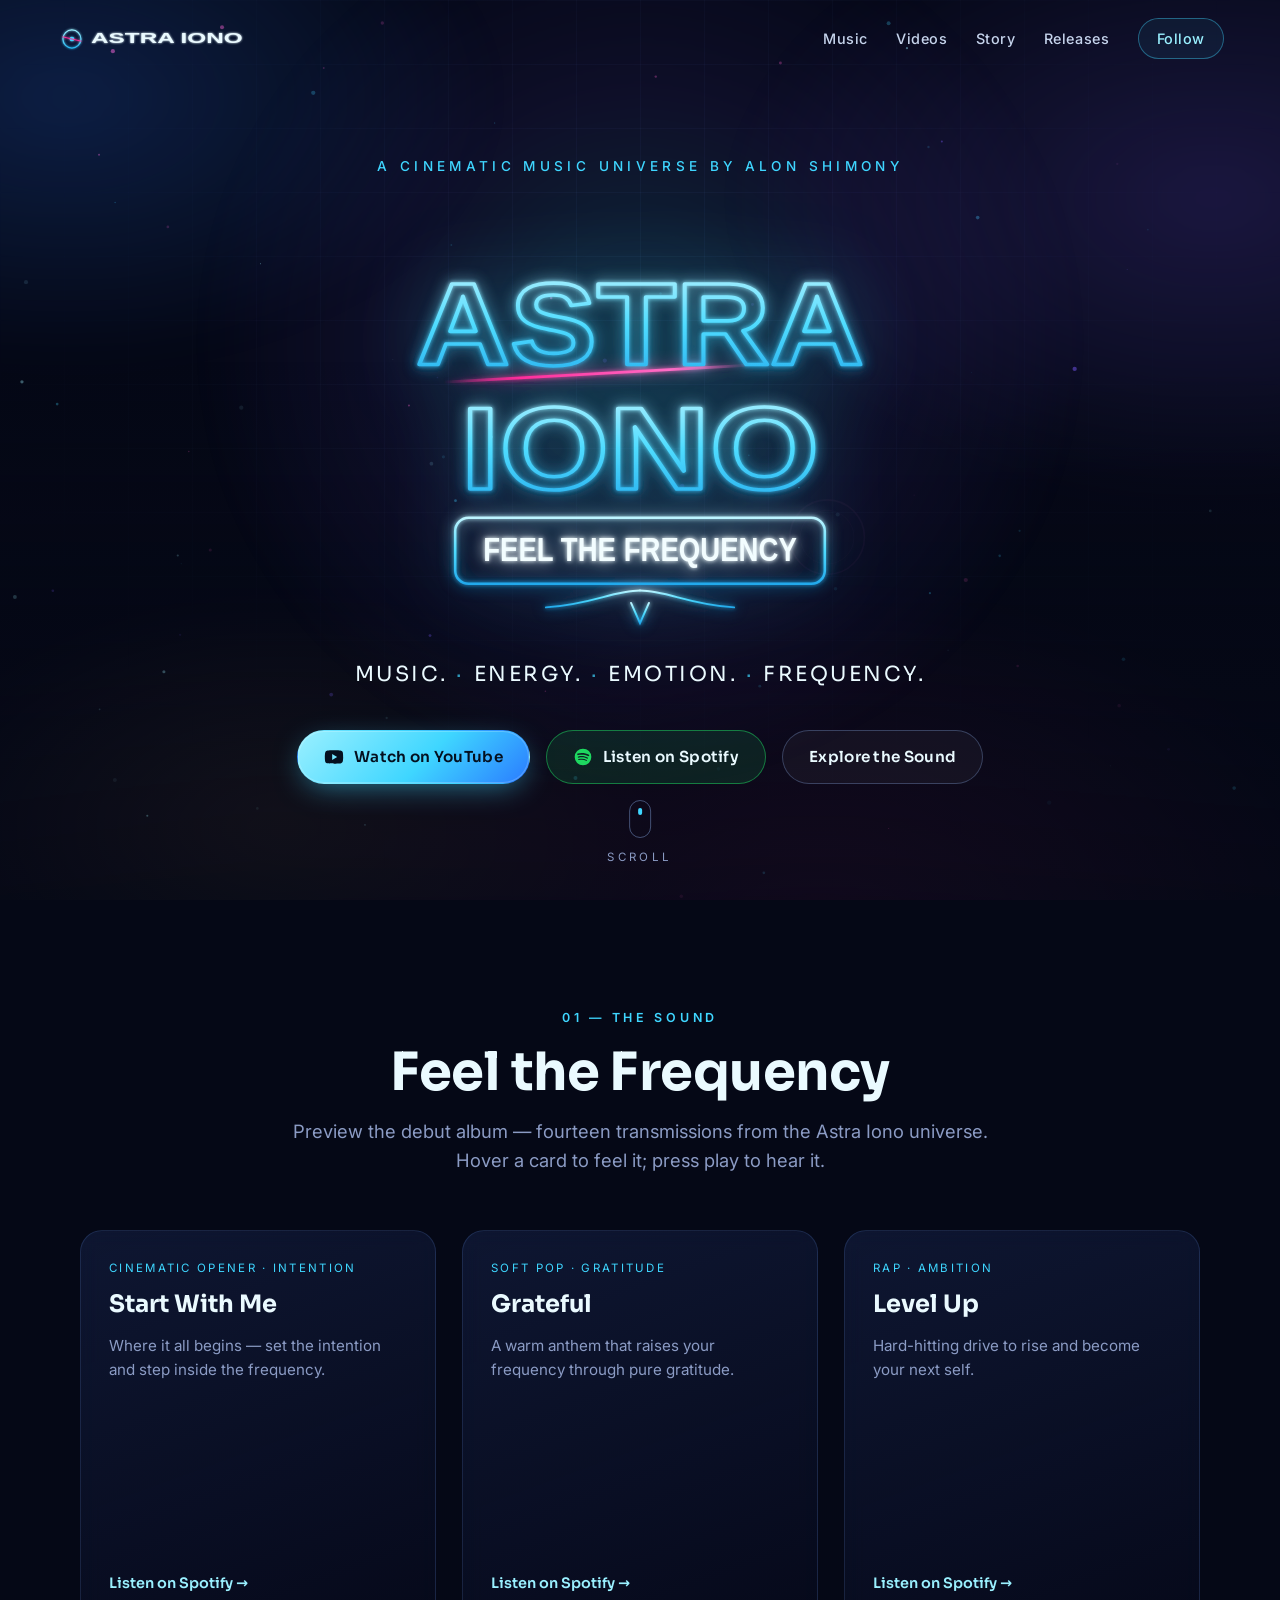
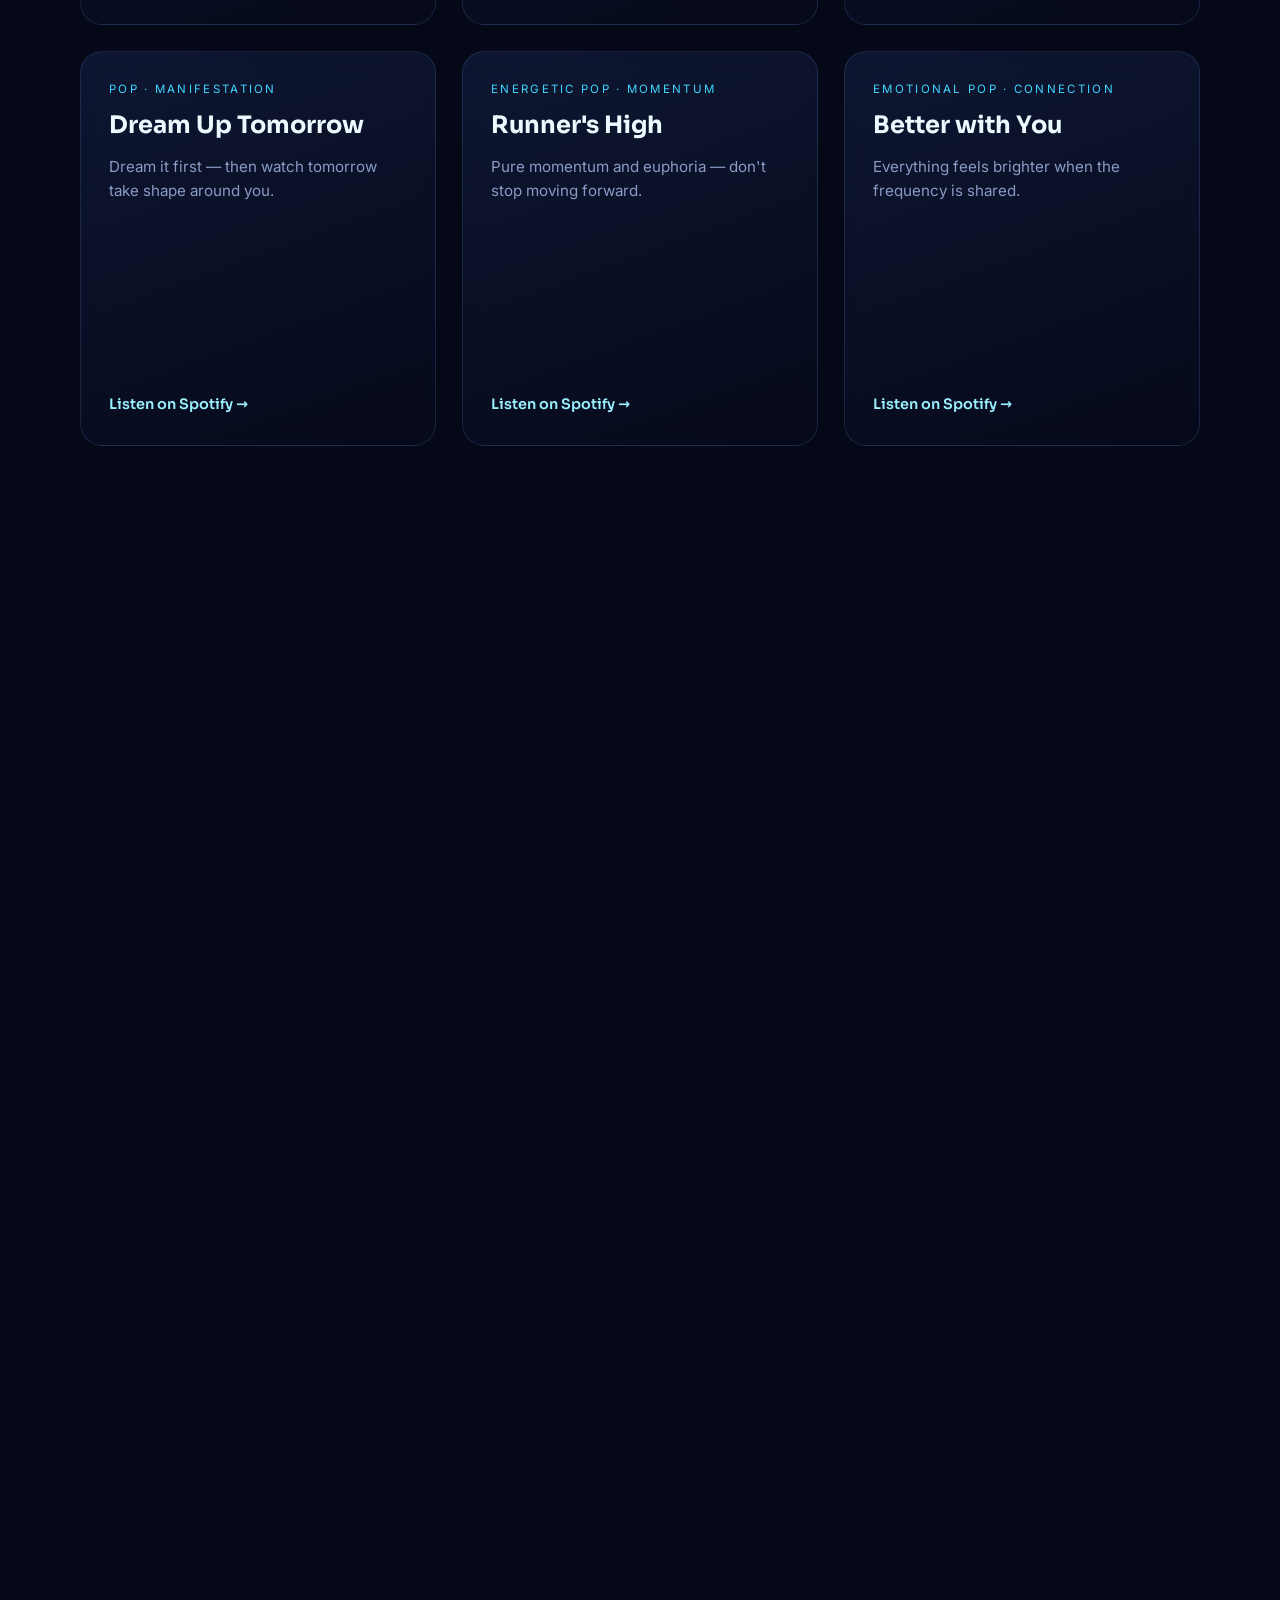
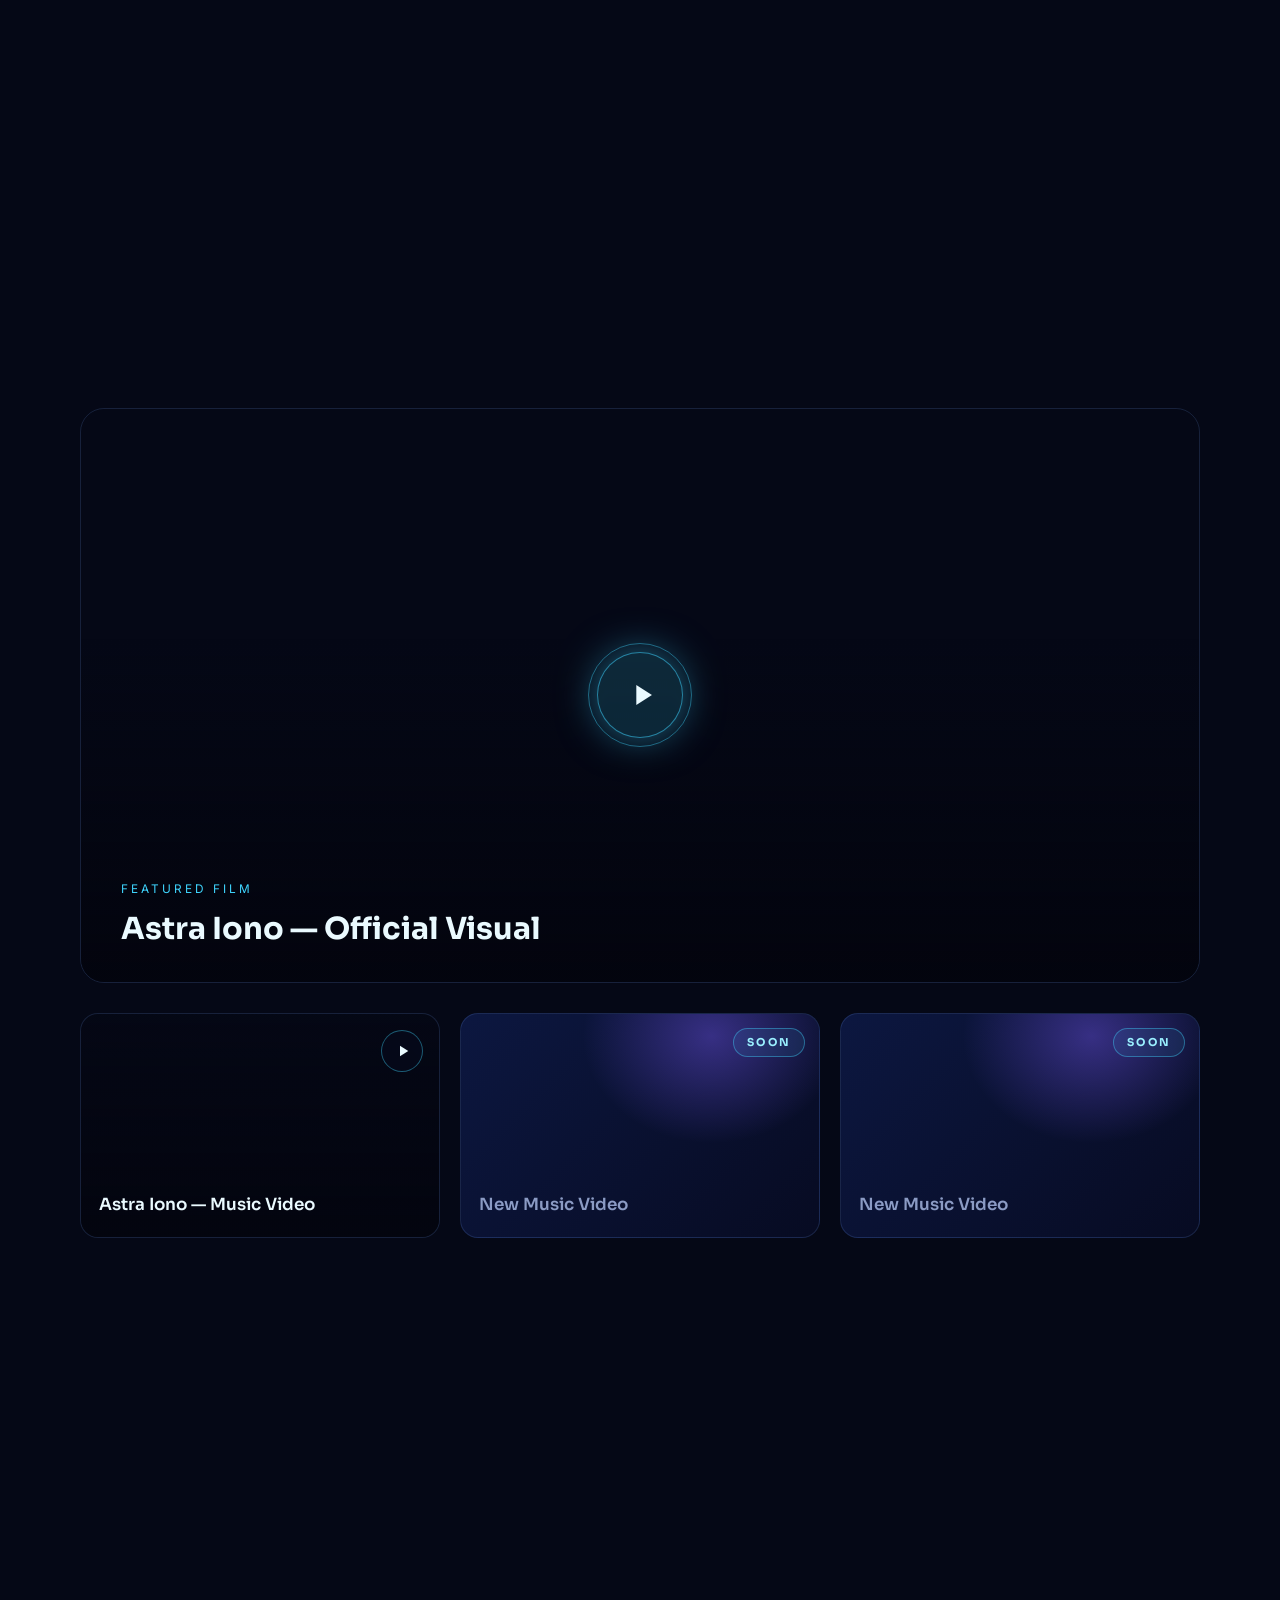
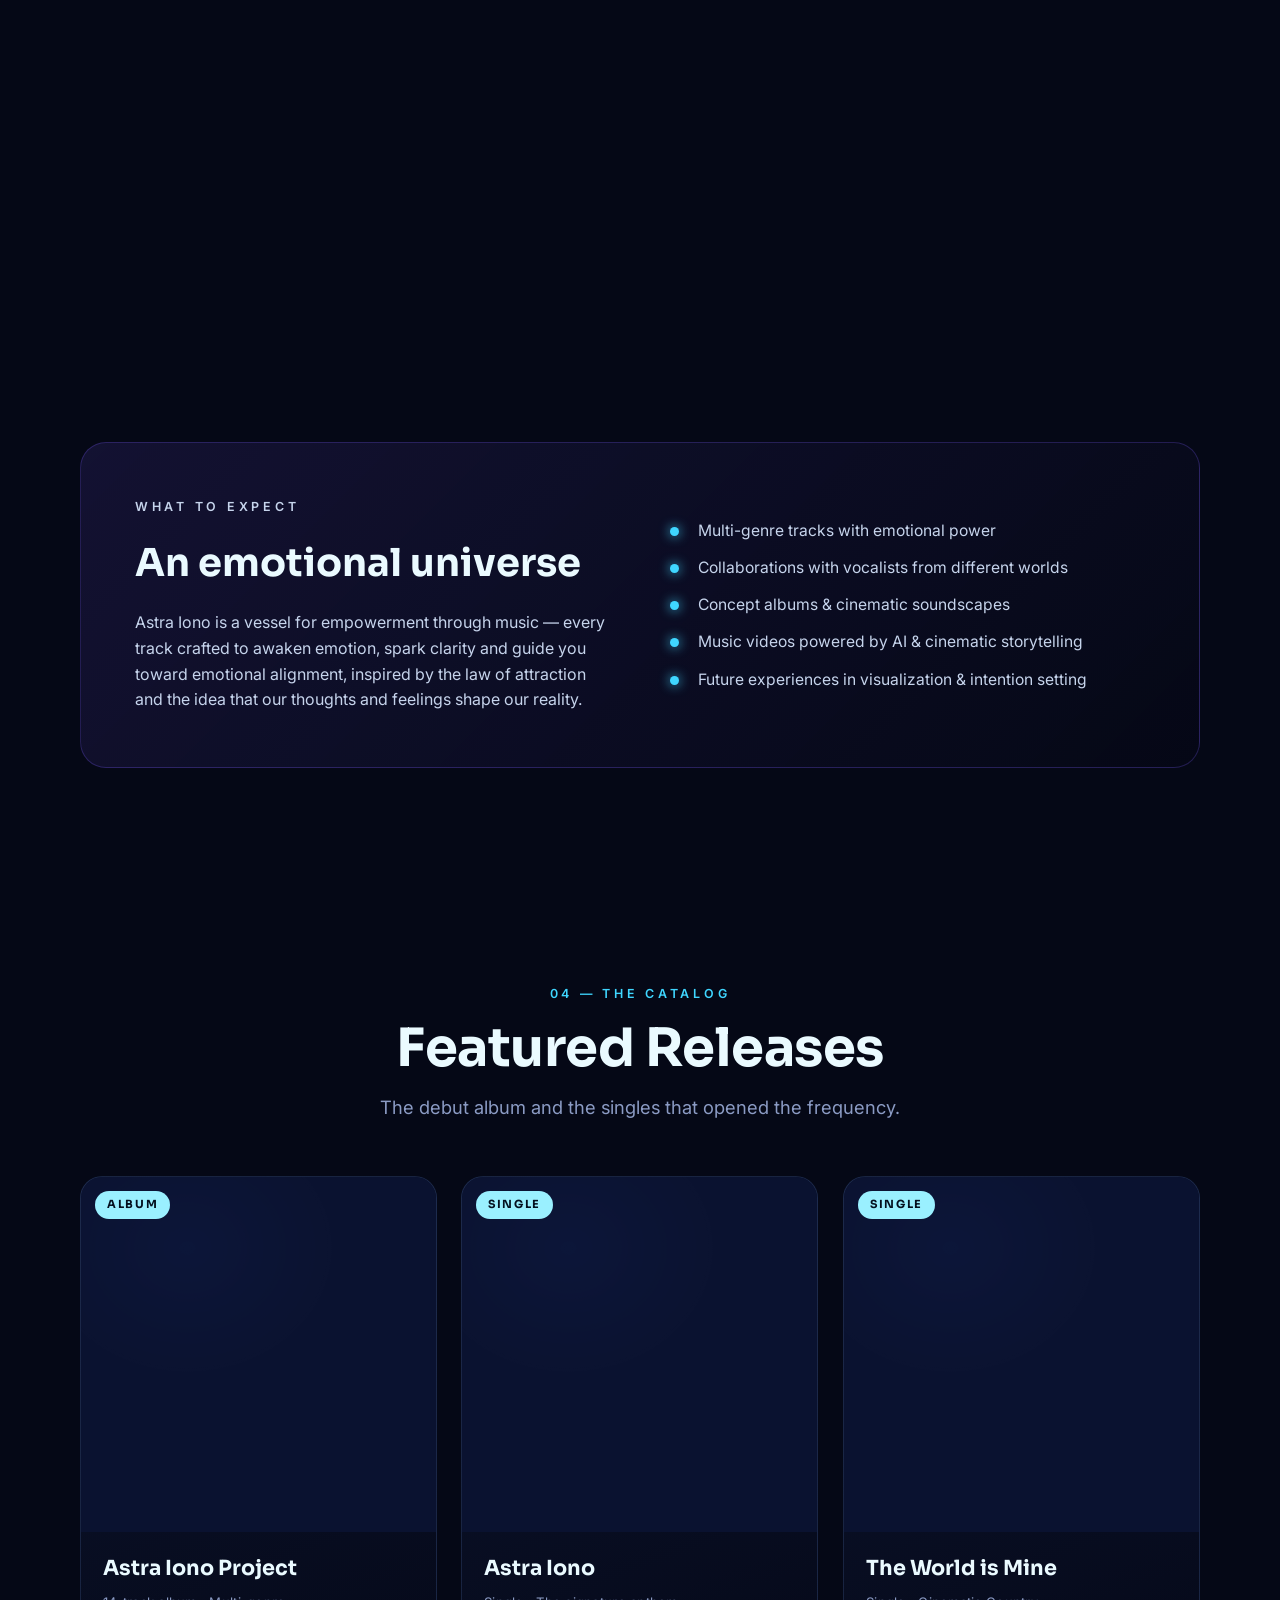
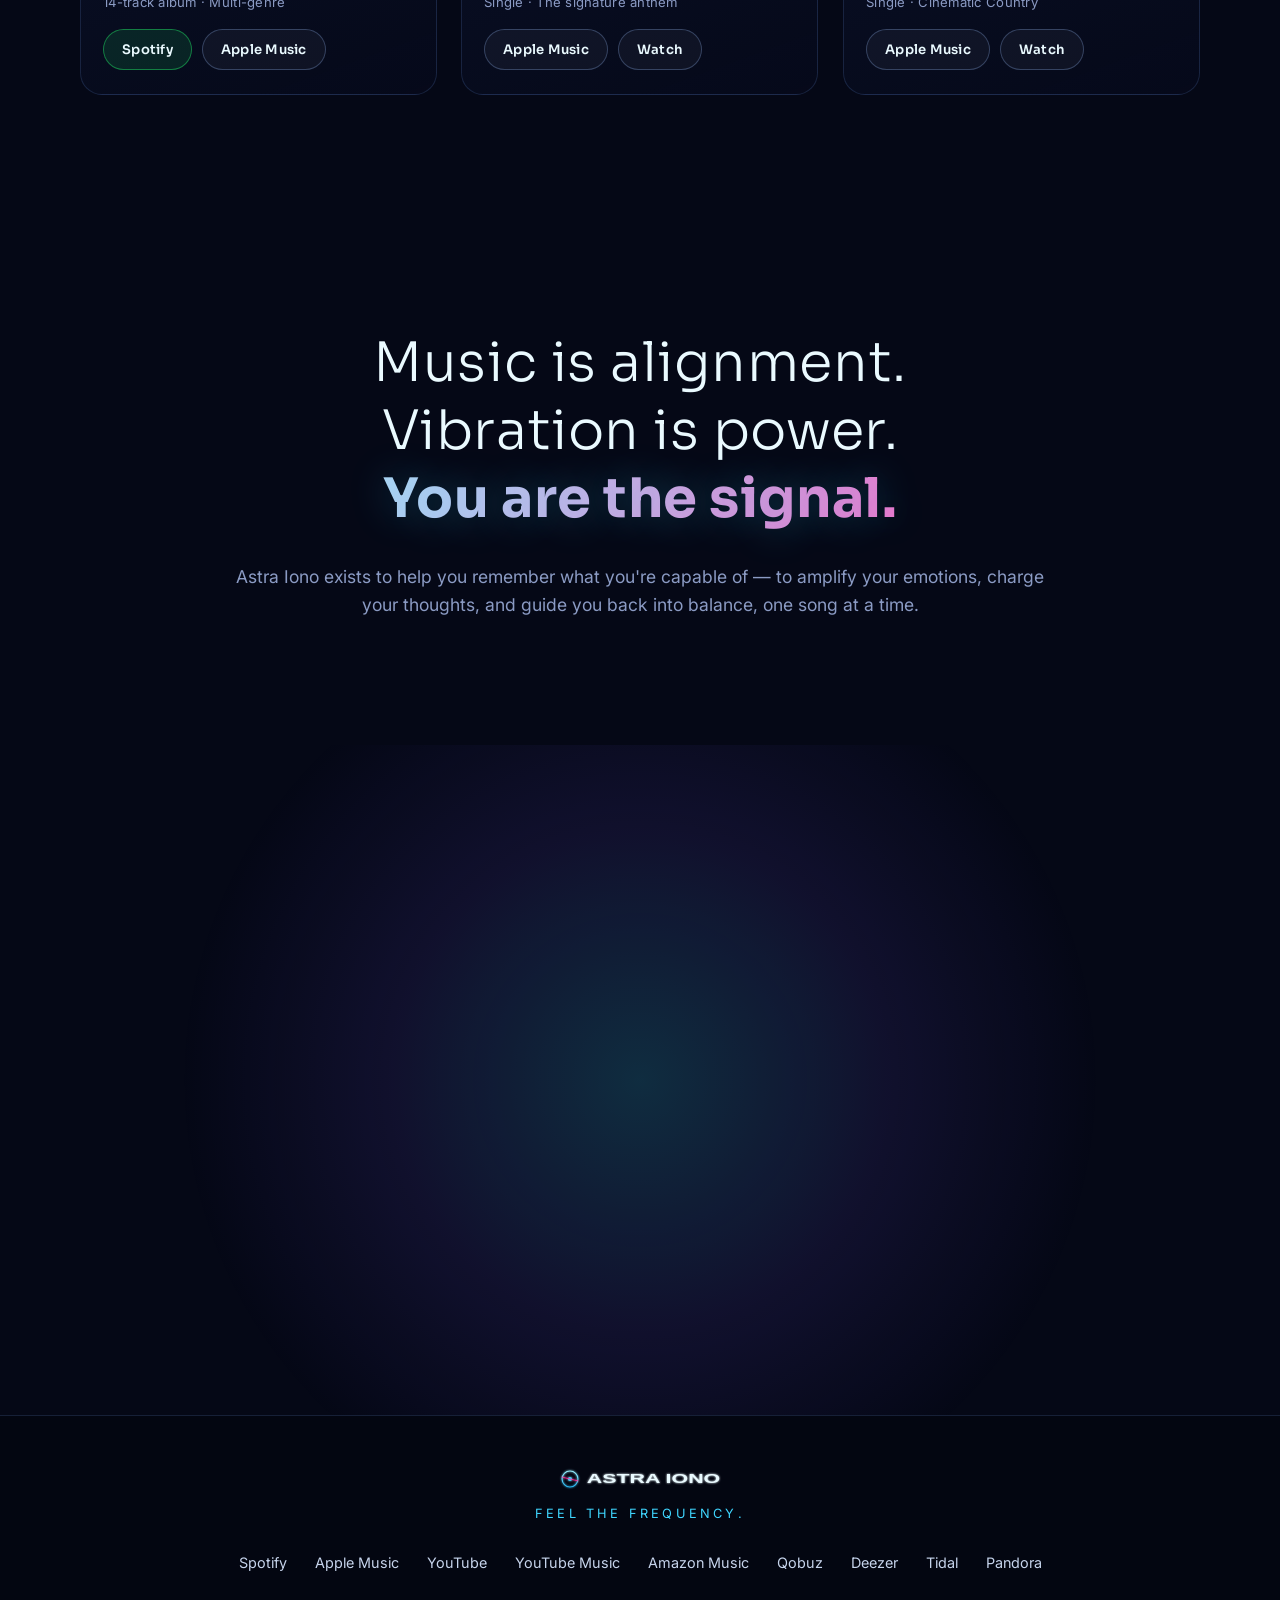
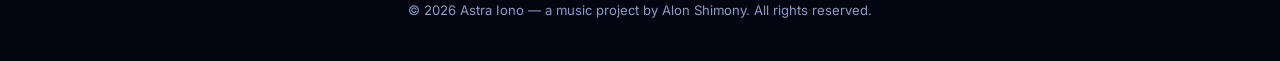
<file: index.html>
<!DOCTYPE html>
<html lang="en">
<head>
  <meta charset="UTF-8" />
  <meta name="viewport" content="width=device-width, initial-scale=1.0" />
  <title>Astra Iono — Feel the Frequency</title>
  <meta name="description" content="Astra Iono is more than a name — it's a frequency. A cinematic, multi-genre music project by Alon Shimony blending rap, pop, emotional ballads and cinematic country into a universe of energy, emotion and storytelling." />
  <meta name="theme-color" content="#050816" />

  <!-- Social / Open Graph -->
  <meta property="og:title" content="Astra Iono — Feel the Frequency" />
  <meta property="og:description" content="Music. Energy. Emotion. Frequency. Enter the Astra Iono universe." />
  <meta property="og:type" content="music.musician" />

  <link rel="icon" type="image/svg+xml" href="assets/favicon.svg" />

  <!-- Fonts -->
  <link rel="preconnect" href="https://fonts.googleapis.com" />
  <link rel="preconnect" href="https://fonts.gstatic.com" crossorigin />
  <link href="https://fonts.googleapis.com/css2?family=Sora:wght@300;400;600;700;800&family=Inter:wght@300;400;500;600&display=swap" rel="stylesheet" />

  <link rel="stylesheet" href="css/styles.css" />
</head>
<body>
  <!-- Cinematic intro veil -->
  <div class="intro-veil" id="introVeil">
    <div class="intro-core"></div>
    <div class="intro-word">ASTRA IONO</div>
  </div>

  <!-- Animated ambient background layers -->
  <div class="bg-field" aria-hidden="true">
    <canvas id="particleCanvas"></canvas>
    <div class="bg-aurora"></div>
    <div class="bg-grid"></div>
    <div class="bg-fog"></div>
  </div>

  <!-- Navigation -->
  <header class="nav" id="nav">
    <a class="nav__brand" href="#hero" aria-label="Astra Iono home">
      <img src="assets/logo-mark.svg" alt="Astra Iono" />
    </a>
    <nav class="nav__links" id="navLinks">
      <a href="#frequency">Music</a>
      <a href="#vision">Videos</a>
      <a href="#story">Story</a>
      <a href="#releases">Releases</a>
      <a class="nav__cta" href="#connect">Follow</a>
    </nav>
    <button class="nav__toggle" id="navToggle" aria-label="Toggle menu" aria-expanded="false">
      <span></span><span></span><span></span>
    </button>
  </header>

  <main>
    <!-- 1. HERO -->
    <section class="hero" id="hero">
      <div class="hero__halo"></div>
      <div class="hero__inner">
        <p class="hero__eyebrow reveal" data-reveal>A cinematic music universe by Alon Shimony</p>
        <h1 class="hero__logo reveal" data-reveal>
          <img src="assets/logo.svg" alt="Astra Iono — Feel the Frequency" />
        </h1>
        <p class="hero__tagline reveal" data-reveal>
          <span>Music.</span><span>Energy.</span><span>Emotion.</span><span>Frequency.</span>
        </p>
        <div class="hero__cta reveal" data-reveal>
          <a class="btn btn--primary" href="https://www.youtube.com/@AstraIono" target="_blank" rel="noopener" data-link="youtube">
            <svg viewBox="0 0 24 24" aria-hidden="true"><path d="M23 12s0-3.8-.5-5.6a2.9 2.9 0 0 0-2-2C18.7 4 12 4 12 4s-6.7 0-8.5.5a2.9 2.9 0 0 0-2 2C1 8.2 1 12 1 12s0 3.8.5 5.6a2.9 2.9 0 0 0 2 2C5.3 20 12 20 12 20s6.7 0 8.5-.5a2.9 2.9 0 0 0 2-2C23 15.8 23 12 23 12zM9.8 15.5v-7l6 3.5-6 3.5z"/></svg>
            Watch on YouTube
          </a>
          <a class="btn btn--spotify" href="https://open.spotify.com/album/6OkM4ifRfdqEJf3EVmogzr" target="_blank" rel="noopener" data-link="spotify">
            <svg viewBox="0 0 24 24" aria-hidden="true"><path d="M12 2a10 10 0 1 0 0 20 10 10 0 0 0 0-20zm4.6 14.4a.62.62 0 0 1-.86.21c-2.35-1.44-5.3-1.76-8.79-.96a.63.63 0 0 1-.28-1.22c3.82-.87 7.1-.5 9.72 1.1.3.18.39.58.21.87zm1.23-2.74a.78.78 0 0 1-1.07.26c-2.69-1.65-6.79-2.13-9.97-1.16a.78.78 0 1 1-.45-1.49c3.63-1.1 8.15-.57 11.24 1.32.37.22.49.7.25 1.07zm.11-2.85C14.83 8.97 9.4 8.79 6.3 9.73a.94.94 0 1 1-.54-1.8c3.56-1.08 9.56-.87 13.33 1.37a.94.94 0 0 1-.96 1.61z"/></svg>
            Listen on Spotify
          </a>
          <a class="btn btn--ghost" href="#frequency">Explore the Sound</a>
        </div>
      </div>
      <a class="hero__scroll" href="#frequency" aria-label="Scroll down">
        <span class="hero__scroll-dot"></span>
        Scroll
      </a>
    </section>

    <!-- 2. FEEL THE FREQUENCY (music previews) -->
    <section class="section" id="frequency">
      <div class="section__head reveal" data-reveal>
        <p class="kicker">01 — The Sound</p>
        <h2 class="section__title">Feel the Frequency</h2>
        <p class="section__sub">Preview the debut album — fourteen transmissions from the Astra Iono universe. Hover a card to feel it; press play to hear it.</p>
      </div>

      <!-- Tracks from open.spotify.com/album/6OkM4ifRfdqEJf3EVmogzr.
           Each card lazy-loads its Spotify player when scrolled into view. -->
      <div class="songs">
        <article class="song-card reveal" data-reveal data-spotify="09Zesf3j0PrJ29oJ8M2fao">
          <div class="song-card__wave" aria-hidden="true"></div>
          <div class="song-card__body">
            <p class="song-card__genre">Cinematic Opener · Intention</p>
            <h3 class="song-card__title">Start With Me</h3>
            <p class="song-card__desc">Where it all begins — set the intention and step inside the frequency.</p>
          </div>
          <div class="song-card__embed" data-embed></div>
          <a class="song-card__link" href="https://open.spotify.com/track/09Zesf3j0PrJ29oJ8M2fao" target="_blank" rel="noopener" data-link="spotify">Listen on Spotify →</a>
        </article>

        <article class="song-card reveal" data-reveal data-spotify="4EOyrzsaLReaU9Ji3Fyrmz">
          <div class="song-card__wave" aria-hidden="true"></div>
          <div class="song-card__body">
            <p class="song-card__genre">Soft Pop · Gratitude</p>
            <h3 class="song-card__title">Grateful</h3>
            <p class="song-card__desc">A warm anthem that raises your frequency through pure gratitude.</p>
          </div>
          <div class="song-card__embed" data-embed></div>
          <a class="song-card__link" href="https://open.spotify.com/track/4EOyrzsaLReaU9Ji3Fyrmz" target="_blank" rel="noopener" data-link="spotify">Listen on Spotify →</a>
        </article>

        <article class="song-card reveal" data-reveal data-spotify="1bgZVeOKwY1Y6z85VAx0i2">
          <div class="song-card__wave" aria-hidden="true"></div>
          <div class="song-card__body">
            <p class="song-card__genre">Rap · Ambition</p>
            <h3 class="song-card__title">Level Up</h3>
            <p class="song-card__desc">Hard-hitting drive to rise and become your next self.</p>
          </div>
          <div class="song-card__embed" data-embed></div>
          <a class="song-card__link" href="https://open.spotify.com/track/1bgZVeOKwY1Y6z85VAx0i2" target="_blank" rel="noopener" data-link="spotify">Listen on Spotify →</a>
        </article>

        <article class="song-card reveal" data-reveal data-spotify="6UFUrrWXpjMneOT118K2FO">
          <div class="song-card__wave" aria-hidden="true"></div>
          <div class="song-card__body">
            <p class="song-card__genre">Pop · Manifestation</p>
            <h3 class="song-card__title">Dream Up Tomorrow</h3>
            <p class="song-card__desc">Dream it first — then watch tomorrow take shape around you.</p>
          </div>
          <div class="song-card__embed" data-embed></div>
          <a class="song-card__link" href="https://open.spotify.com/track/6UFUrrWXpjMneOT118K2FO" target="_blank" rel="noopener" data-link="spotify">Listen on Spotify →</a>
        </article>

        <article class="song-card reveal" data-reveal data-spotify="1x0xASBeY7wLz5iA3u2Vhu">
          <div class="song-card__wave" aria-hidden="true"></div>
          <div class="song-card__body">
            <p class="song-card__genre">Energetic Pop · Momentum</p>
            <h3 class="song-card__title">Runner's High</h3>
            <p class="song-card__desc">Pure momentum and euphoria — don't stop moving forward.</p>
          </div>
          <div class="song-card__embed" data-embed></div>
          <a class="song-card__link" href="https://open.spotify.com/track/1x0xASBeY7wLz5iA3u2Vhu" target="_blank" rel="noopener" data-link="spotify">Listen on Spotify →</a>
        </article>

        <article class="song-card reveal" data-reveal data-spotify="7dGGrYGuq4boFPZqHFHyqs">
          <div class="song-card__wave" aria-hidden="true"></div>
          <div class="song-card__body">
            <p class="song-card__genre">Emotional Pop · Connection</p>
            <h3 class="song-card__title">Better with You</h3>
            <p class="song-card__desc">Everything feels brighter when the frequency is shared.</p>
          </div>
          <div class="song-card__embed" data-embed></div>
          <a class="song-card__link" href="https://open.spotify.com/track/7dGGrYGuq4boFPZqHFHyqs" target="_blank" rel="noopener" data-link="spotify">Listen on Spotify →</a>
        </article>

        <article class="song-card reveal" data-reveal data-spotify="1xNJNDUDMMzLLBjG6qC2b7">
          <div class="song-card__wave" aria-hidden="true"></div>
          <div class="song-card__body">
            <p class="song-card__genre">Confident Pop · Self-Power</p>
            <h3 class="song-card__title">Glow Mode</h3>
            <p class="song-card__desc">Step into your light and let it radiate without apology.</p>
          </div>
          <div class="song-card__embed" data-embed></div>
          <a class="song-card__link" href="https://open.spotify.com/track/1xNJNDUDMMzLLBjG6qC2b7" target="_blank" rel="noopener" data-link="spotify">Listen on Spotify →</a>
        </article>

        <article class="song-card reveal" data-reveal data-spotify="6vv3md0OllMRjWiHLsYKD4">
          <div class="song-card__wave" aria-hidden="true"></div>
          <div class="song-card__body">
            <p class="song-card__genre">Latin Pop · Passion</p>
            <h3 class="song-card__title">Bailar Contigo</h3>
            <p class="song-card__desc">A Latin groove built to move — dance with me.</p>
          </div>
          <div class="song-card__embed" data-embed></div>
          <a class="song-card__link" href="https://open.spotify.com/track/6vv3md0OllMRjWiHLsYKD4" target="_blank" rel="noopener" data-link="spotify">Listen on Spotify →</a>
        </article>

        <article class="song-card reveal" data-reveal data-spotify="2dMMMkSI980n2J4M08LN8T">
          <div class="song-card__wave" aria-hidden="true"></div>
          <div class="song-card__body">
            <p class="song-card__genre">Emotional Ballad · Love</p>
            <h3 class="song-card__title">SoulMate</h3>
            <p class="song-card__desc">Two frequencies finally aligning as one.</p>
          </div>
          <div class="song-card__embed" data-embed></div>
          <a class="song-card__link" href="https://open.spotify.com/track/2dMMMkSI980n2J4M08LN8T" target="_blank" rel="noopener" data-link="spotify">Listen on Spotify →</a>
        </article>

        <article class="song-card reveal" data-reveal data-spotify="57YrU3mrfzSyy4Znxoph5i">
          <div class="song-card__wave" aria-hidden="true"></div>
          <div class="song-card__body">
            <p class="song-card__genre">Pop · Manifestation</p>
            <h3 class="song-card__title">I Attract It All</h3>
            <p class="song-card__desc">The law of attraction turned into a hook you'll believe.</p>
          </div>
          <div class="song-card__embed" data-embed></div>
          <a class="song-card__link" href="https://open.spotify.com/track/57YrU3mrfzSyy4Znxoph5i" target="_blank" rel="noopener" data-link="spotify">Listen on Spotify →</a>
        </article>

        <article class="song-card reveal" data-reveal data-spotify="50DRUDlrOsRxTPCuaFIkpG">
          <div class="song-card__wave" aria-hidden="true"></div>
          <div class="song-card__body">
            <p class="song-card__genre">Latin Pop · Abundance</p>
            <h3 class="song-card__title">Todo Me Llega</h3>
            <p class="song-card__desc">Everything I desire flows effortlessly to me.</p>
          </div>
          <div class="song-card__embed" data-embed></div>
          <a class="song-card__link" href="https://open.spotify.com/track/50DRUDlrOsRxTPCuaFIkpG" target="_blank" rel="noopener" data-link="spotify">Listen on Spotify →</a>
        </article>

        <article class="song-card reveal" data-reveal data-spotify="7jwlB3hGCQgjQn4dav5G78">
          <div class="song-card__wave" aria-hidden="true"></div>
          <div class="song-card__body">
            <p class="song-card__genre">Uplifting Ballad · Hope</p>
            <h3 class="song-card__title">Not Alone</h3>
            <p class="song-card__desc">A reminder that you're never alone inside the signal.</p>
          </div>
          <div class="song-card__embed" data-embed></div>
          <a class="song-card__link" href="https://open.spotify.com/track/7jwlB3hGCQgjQn4dav5G78" target="_blank" rel="noopener" data-link="spotify">Listen on Spotify →</a>
        </article>

        <article class="song-card reveal" data-reveal data-spotify="0XyXJWOeKxVLGerkUcGfCe">
          <div class="song-card__wave" aria-hidden="true"></div>
          <div class="song-card__body">
            <p class="song-card__genre">Latin Ballad · True Love</p>
            <h3 class="song-card__title">Amor Verdadero</h3>
            <p class="song-card__desc">Cinematic, warm and real — true love in motion.</p>
          </div>
          <div class="song-card__embed" data-embed></div>
          <a class="song-card__link" href="https://open.spotify.com/track/0XyXJWOeKxVLGerkUcGfCe" target="_blank" rel="noopener" data-link="spotify">Listen on Spotify →</a>
        </article>

        <article class="song-card reveal" data-reveal data-spotify="0dlZbpzlILFYLuAdGCC1kt">
          <div class="song-card__wave" aria-hidden="true"></div>
          <div class="song-card__body">
            <p class="song-card__genre">Latin · Strength</p>
            <h3 class="song-card__title">No Estoy Solo</h3>
            <p class="song-card__desc">Strength found in connection — never standing alone.</p>
          </div>
          <div class="song-card__embed" data-embed></div>
          <a class="song-card__link" href="https://open.spotify.com/track/0dlZbpzlILFYLuAdGCC1kt" target="_blank" rel="noopener" data-link="spotify">Listen on Spotify →</a>
        </article>
      </div>

      <div class="section__action reveal" data-reveal>
        <a class="btn btn--spotify" href="https://open.spotify.com/album/6OkM4ifRfdqEJf3EVmogzr" target="_blank" rel="noopener" data-link="spotify">
          <svg viewBox="0 0 24 24" aria-hidden="true"><path d="M12 2a10 10 0 1 0 0 20 10 10 0 0 0 0-20zm4.6 14.4a.62.62 0 0 1-.86.21c-2.35-1.44-5.3-1.76-8.79-.96a.63.63 0 0 1-.28-1.22c3.82-.87 7.1-.5 9.72 1.1.3.18.39.58.21.87zm1.23-2.74a.78.78 0 0 1-1.07.26c-2.69-1.65-6.79-2.13-9.97-1.16a.78.78 0 1 1-.45-1.49c3.63-1.1 8.15-.57 11.24 1.32.37.22.49.7.25 1.07zm.11-2.85C14.83 8.97 9.4 8.79 6.3 9.73a.94.94 0 1 1-.54-1.8c3.56-1.08 9.56-.87 13.33 1.37a.94.94 0 0 1-.96 1.61z"/></svg>
          Play the Full Album
        </a>
      </div>
    </section>

    <!-- 3. WATCH THE VISION (videos) -->
    <section class="section" id="vision">
      <div class="section__head reveal" data-reveal>
        <p class="kicker">02 — The Vision</p>
        <h2 class="section__title">Watch the Vision</h2>
        <p class="section__sub">Music videos that bring the Astra Iono world to life.</p>
      </div>

      <!-- Featured video. Set data-yt to a YouTube video ID to embed it. -->
      <figure class="feature-video reveal" data-reveal data-yt="FbcXqIbrzro">
        <div class="feature-video__frame" data-embed>
          <button class="feature-video__play" aria-label="Play featured video">
            <svg viewBox="0 0 24 24" aria-hidden="true"><path d="M8 5v14l11-7z"/></svg>
          </button>
          <div class="feature-video__meta">
            <p class="feature-video__tag">Featured film</p>
            <h3 class="feature-video__title">Astra Iono — Official Visual</h3>
          </div>
        </div>
      </figure>

      <div class="video-grid">
        <a class="video-tile reveal" data-reveal data-yt="8vvbME_hVO4" href="https://youtu.be/8vvbME_hVO4" target="_blank" rel="noopener" data-link="youtube">
          <span class="video-tile__play"><svg viewBox="0 0 24 24" aria-hidden="true"><path d="M8 5v14l11-7z"/></svg></span>
          <span class="video-tile__title">Astra Iono — Music Video</span>
        </a>
        <div class="video-tile video-tile--soon reveal" data-reveal>
          <span class="video-tile__soon">Soon</span>
          <span class="video-tile__title">New Music Video</span>
        </div>
        <div class="video-tile video-tile--soon reveal" data-reveal>
          <span class="video-tile__soon">Soon</span>
          <span class="video-tile__title">New Music Video</span>
        </div>
      </div>

      <div class="section__action reveal" data-reveal>
        <a class="btn btn--primary" href="https://www.youtube.com/@AstraIono" target="_blank" rel="noopener" data-link="youtube">Watch on YouTube</a>
      </div>
    </section>

    <!-- 4. THE STORY -->
    <section class="section story" id="story">
      <div class="story__grid">
        <div class="story__intro reveal" data-reveal>
          <p class="kicker">03 — The Story</p>
          <h2 class="section__title">More than a name.<br/>It's a frequency.</h2>
          <p class="story__lead">
            Astra Iono is a multi-genre music project by <strong>Alon Shimony</strong>, blending rap, pop,
            soft pop, emotional ballads and cinematic country into an emotionally charged soundscape rooted
            in purpose, transformation and storytelling.
          </p>
          <p class="story__body">
            Each song is part of a larger emotional universe — a journey through ambition, pain, hope,
            manifestation and inner balance. From the raw punch of rap to haunting country ballads,
            it's a soundtrack for anyone moving through inner transformation.
          </p>
        </div>

        <div class="meaning">
          <div class="meaning__card reveal" data-reveal>
            <span class="meaning__sym">ASTRA</span>
            <p>From Latin — <em>of the stars</em>. A beacon of vision, fate and higher power.</p>
          </div>
          <div class="meaning__card reveal" data-reveal>
            <span class="meaning__sym">IONO</span>
            <p>Echoing <em>ions</em> — the charged particles that move energy and emotion through the universe.</p>
          </div>
          <div class="meaning__fuse reveal" data-reveal>
            Together they are <strong>star-powered energy</strong> — a musical current meant to uplift, align and inspire.
          </div>
        </div>
      </div>

      <!-- What to expect -->
      <div class="balance reveal" data-reveal>
        <div class="balance__text">
          <p class="kicker">What to expect</p>
          <h3>An emotional universe</h3>
          <p>
            Astra Iono is a vessel for empowerment through music — every track crafted to awaken emotion,
            spark clarity and guide you toward emotional alignment, inspired by the law of attraction and
            the idea that our thoughts and feelings shape our reality.
          </p>
        </div>
        <ul class="balance__list">
          <li>Multi-genre tracks with emotional power</li>
          <li>Collaborations with vocalists from different worlds</li>
          <li>Concept albums &amp; cinematic soundscapes</li>
          <li>Music videos powered by AI &amp; cinematic storytelling</li>
          <li>Future experiences in visualization &amp; intention setting</li>
        </ul>
      </div>
    </section>

    <!-- 5. FEATURED RELEASES -->
    <section class="section" id="releases">
      <div class="section__head reveal" data-reveal>
        <p class="kicker">04 — The Catalog</p>
        <h2 class="section__title">Featured Releases</h2>
        <p class="section__sub">The debut album and the singles that opened the frequency.</p>
      </div>

      <div class="releases">
        <article class="release reveal" data-reveal>
          <div class="release__art" style="background-image:url('https://is1-ssl.mzstatic.com/image/thumb/Music221/v4/60/ec/f4/60ecf47e-3f81-5de0-4d72-7019a2a627fc/artwork.jpg/600x600bb.jpg')">
            <span class="release__badge">Album</span>
          </div>
          <div class="release__info">
            <h3>Astra Iono Project</h3>
            <p class="release__mood">14-track album · Multi-genre</p>
            <div class="release__actions">
              <a class="btn btn--sm btn--spotify" href="https://open.spotify.com/album/6OkM4ifRfdqEJf3EVmogzr" target="_blank" rel="noopener" data-link="spotify">Spotify</a>
              <a class="btn btn--sm btn--ghost" href="https://music.apple.com/us/album/astra-iono-project/1835841645" target="_blank" rel="noopener" data-link="apple">Apple Music</a>
            </div>
          </div>
        </article>

        <article class="release reveal" data-reveal>
          <div class="release__art" style="background-image:url('https://is1-ssl.mzstatic.com/image/thumb/Music211/v4/f3/bd/ee/f3bdee88-86e3-9ac5-4f21-7da463d44338/artwork.jpg/600x600bb.jpg')">
            <span class="release__badge">Single</span>
          </div>
          <div class="release__info">
            <h3>Astra Iono</h3>
            <p class="release__mood">Single · The signature anthem</p>
            <div class="release__actions">
              <a class="btn btn--sm btn--ghost" href="https://music.apple.com/us/album/astra-iono-single/1832699369" target="_blank" rel="noopener" data-link="apple">Apple Music</a>
              <a class="btn btn--sm btn--ghost" href="https://www.youtube.com/@AstraIono" target="_blank" rel="noopener" data-link="youtube">Watch</a>
            </div>
          </div>
        </article>

        <article class="release reveal" data-reveal>
          <div class="release__art" style="background-image:url('https://is1-ssl.mzstatic.com/image/thumb/Music221/v4/24/c8/6d/24c86d44-14e7-109e-d778-4985b03e7505/artwork.jpg/600x600bb.jpg')">
            <span class="release__badge">Single</span>
          </div>
          <div class="release__info">
            <h3>The World is Mine</h3>
            <p class="release__mood">Single · Cinematic Country</p>
            <div class="release__actions">
              <a class="btn btn--sm btn--ghost" href="https://music.apple.com/us/album/the-world-is-mine-single/1835625191" target="_blank" rel="noopener" data-link="apple">Apple Music</a>
              <a class="btn btn--sm btn--ghost" href="https://www.youtube.com/@AstraIono" target="_blank" rel="noopener" data-link="youtube">Watch</a>
            </div>
          </div>
        </article>
      </div>
    </section>

    <!-- 7. THE BELIEF -->
    <section class="belief reveal" data-reveal id="belief">
      <div class="belief__mantra">
        <p>Music is alignment.</p>
        <p>Vibration is power.</p>
        <p class="belief__highlight">You are the signal.</p>
      </div>
      <p class="belief__line">
        Astra Iono exists to help you remember what you're capable of — to amplify your emotions,
        charge your thoughts, and guide you back into balance, one song at a time.
      </p>
    </section>

    <!-- 8. FINAL CTA -->
    <section class="connect" id="connect">
      <div class="connect__core" aria-hidden="true"></div>
      <div class="connect__inner reveal" data-reveal>
        <h2>Enter the frequency.<br/>Follow the journey.</h2>
        <div class="connect__cta">
          <a class="btn btn--spotify" href="https://open.spotify.com/album/6OkM4ifRfdqEJf3EVmogzr" target="_blank" rel="noopener" data-link="spotify">Listen on Spotify</a>
          <a class="btn btn--primary" href="https://www.youtube.com/@AstraIono" target="_blank" rel="noopener" data-link="youtube">Subscribe on YouTube</a>
          <a class="btn btn--ghost" href="https://music.apple.com/us/artist/astra-iono-project/1832484773" target="_blank" rel="noopener" data-link="apple">Listen on Apple Music</a>
        </div>

        <!-- Newsletter / fan signup — posts to /api/subscribe (Vercel + KV). See NEWSLETTER.md -->
        <form class="signup" id="signupForm" novalidate>
          <label class="signup__label" for="signupEmail">Join the frequency — get new transmissions first.</label>
          <div class="signup__row">
            <input type="email" id="signupEmail" name="email" placeholder="your@email.com" autocomplete="email" required />
            <button type="submit" class="btn btn--primary">Sign Up</button>
          </div>
          <p class="signup__note" id="signupNote" role="status"></p>
        </form>
      </div>
    </section>
  </main>

  <footer class="footer">
    <div class="footer__brand">
      <img src="assets/logo-mark.svg" alt="Astra Iono" />
      <p>Feel the Frequency.</p>
    </div>
    <nav class="footer__social" aria-label="Listen and follow">
      <a href="https://open.spotify.com/album/6OkM4ifRfdqEJf3EVmogzr" target="_blank" rel="noopener" data-link="spotify" aria-label="Spotify">Spotify</a>
      <a href="https://music.apple.com/us/artist/astra-iono-project/1832484773" target="_blank" rel="noopener" data-link="apple" aria-label="Apple Music">Apple Music</a>
      <a href="https://www.youtube.com/@AstraIono" target="_blank" rel="noopener" data-link="youtube" aria-label="YouTube">YouTube</a>
      <a href="https://music.youtube.com/channel/UC3JItqV908gg411ZiYq4Lzg" target="_blank" rel="noopener" data-link="youtube-music" aria-label="YouTube Music">YouTube Music</a>
      <a href="https://music.amazon.co.uk/albums/B0FNRH1QQK" target="_blank" rel="noopener" data-link="amazon" aria-label="Amazon Music">Amazon Music</a>
      <a href="https://www.qobuz.com/us-en/album/astra-iono-project-astra-iono-project/dyknffum5h9kc" target="_blank" rel="noopener" data-link="qobuz" aria-label="Qobuz">Qobuz</a>
      <a href="https://www.deezer.com/us/album/803106581" target="_blank" rel="noopener" data-link="deezer" aria-label="Deezer">Deezer</a>
      <a href="https://listen.tidal.com/album/456420034" target="_blank" rel="noopener" data-link="tidal" aria-label="Tidal">Tidal</a>
      <a href="https://www.pandora.com/AL:52650060" target="_blank" rel="noopener" data-link="pandora" aria-label="Pandora">Pandora</a>
    </nav>
    <p class="footer__copy">© <span id="year"></span> Astra Iono — a music project by Alon Shimony. All rights reserved.</p>
  </footer>

  <script src="js/main.js"></script>
</body>
</html>
</file>
<file: css/styles.css>
/* ============================================================
   ASTRA IONO — Feel the Frequency
   Premium cinematic landing page styles
   ============================================================ */

:root {
  /* Palette */
  --navy-900: #050816;
  --navy-800: #070b22;
  --navy-700: #0a1233;
  --navy-600: #0d1b3e;
  --ink: #03040d;

  --cyan: #3fd6ff;
  --cyan-bright: #9af0ff;
  --blue: #2a7bff;
  --purple: #7b5cff;
  --pink: #ff2d9b;
  --pink-soft: #ff5bc0;
  --gold: #ffb86b;

  --white: #eafaff;
  --text: #c6d4ec;
  --muted: #8b9bc4;

  --glass: rgba(18, 28, 60, 0.45);
  --glass-line: rgba(120, 170, 255, 0.16);

  --maxw: 1200px;
  --ease: cubic-bezier(0.22, 1, 0.36, 1);

  --font-head: 'Sora', 'Segoe UI', system-ui, sans-serif;
  --font-body: 'Inter', 'Segoe UI', system-ui, sans-serif;
}

* { box-sizing: border-box; margin: 0; padding: 0; }

html { scroll-behavior: smooth; }

body {
  font-family: var(--font-body);
  background: var(--navy-900);
  color: var(--text);
  line-height: 1.6;
  overflow-x: hidden;
  -webkit-font-smoothing: antialiased;
  text-rendering: optimizeLegibility;
}

img { max-width: 100%; display: block; }
a { color: inherit; text-decoration: none; }

::selection { background: rgba(63, 214, 255, 0.3); color: var(--white); }

/* ---------- Cinematic intro veil ---------- */
.intro-veil {
  position: fixed; inset: 0; z-index: 9999;
  background: radial-gradient(circle at 50% 45%, #0a1640, var(--navy-900) 70%);
  display: grid; place-items: center;
  transition: opacity 1s var(--ease), visibility 1s;
}
.intro-veil.is-gone { opacity: 0; visibility: hidden; pointer-events: none; }
.intro-core {
  position: absolute;
  width: 6px; height: 6px; border-radius: 50%;
  background: var(--cyan-bright);
  box-shadow: 0 0 30px 8px rgba(63,214,255,0.8);
  animation: introPulse 2.2s var(--ease) forwards;
}
.intro-word {
  font-family: var(--font-head); font-weight: 700;
  letter-spacing: 0.5em; font-size: clamp(0.9rem, 3vw, 1.6rem);
  color: var(--white); text-indent: 0.5em;
  opacity: 0; transform: translateY(12px);
  animation: introWord 2.2s var(--ease) 0.5s forwards;
  text-shadow: 0 0 24px rgba(63,214,255,0.7);
}
@keyframes introPulse {
  0% { transform: scale(0.4); opacity: 0; }
  35% { transform: scale(1); opacity: 1; }
  100% { transform: scale(36); opacity: 0; }
}
@keyframes introWord {
  0%, 25% { opacity: 0; transform: translateY(12px); }
  55% { opacity: 1; transform: translateY(0); }
  85% { opacity: 1; }
  100% { opacity: 0; }
}

/* ---------- Ambient background ---------- */
.bg-field { position: fixed; inset: 0; z-index: -2; overflow: hidden; }
#particleCanvas { position: absolute; inset: 0; width: 100%; height: 100%; }
.bg-aurora {
  position: absolute; inset: -20%;
  background:
    radial-gradient(40% 35% at 18% 22%, rgba(43,123,255,0.20), transparent 60%),
    radial-gradient(45% 40% at 82% 30%, rgba(123,92,255,0.18), transparent 60%),
    radial-gradient(50% 45% at 60% 88%, rgba(255,45,155,0.12), transparent 60%),
    radial-gradient(35% 30% at 30% 80%, rgba(255,184,107,0.10), transparent 60%);
  filter: blur(20px);
  animation: auroraDrift 26s ease-in-out infinite alternate;
}
@keyframes auroraDrift {
  0% { transform: translate3d(-2%, -1%, 0) scale(1); }
  100% { transform: translate3d(3%, 2%, 0) scale(1.08); }
}
.bg-grid {
  position: absolute; inset: 0;
  background-image:
    linear-gradient(rgba(120,170,255,0.05) 1px, transparent 1px),
    linear-gradient(90deg, rgba(120,170,255,0.05) 1px, transparent 1px);
  background-size: 64px 64px;
  mask-image: radial-gradient(circle at 50% 30%, black, transparent 75%);
  -webkit-mask-image: radial-gradient(circle at 50% 30%, black, transparent 75%);
}
.bg-fog {
  position: absolute; inset: 0;
  background: linear-gradient(180deg, transparent 0%, rgba(5,8,22,0.0) 40%, rgba(5,8,22,0.6) 100%);
}

/* ---------- Navigation ---------- */
.nav {
  position: fixed; top: 0; left: 0; right: 0; z-index: 100;
  display: flex; align-items: center; justify-content: space-between;
  padding: 18px clamp(20px, 5vw, 56px);
  transition: background .4s var(--ease), padding .4s var(--ease), backdrop-filter .4s;
}
.nav.is-scrolled {
  background: rgba(5, 8, 22, 0.72);
  backdrop-filter: blur(14px);
  -webkit-backdrop-filter: blur(14px);
  border-bottom: 1px solid var(--glass-line);
  padding-top: 12px; padding-bottom: 12px;
}
.nav__brand img { height: 34px; width: auto; }
.nav__links { display: flex; align-items: center; gap: clamp(16px, 2.2vw, 34px); }
.nav__links a {
  font-size: 0.9rem; font-weight: 500; color: var(--text);
  letter-spacing: 0.04em; position: relative; transition: color .25s;
}
.nav__links a:not(.nav__cta)::after {
  content: ''; position: absolute; left: 0; bottom: -6px; height: 1px; width: 0;
  background: var(--cyan); transition: width .3s var(--ease);
}
.nav__links a:hover { color: var(--white); }
.nav__links a:not(.nav__cta):hover::after { width: 100%; }
.nav__cta {
  padding: 8px 18px; border-radius: 999px;
  border: 1px solid rgba(63,214,255,0.4);
  color: var(--cyan-bright) !important;
  background: rgba(63,214,255,0.06);
  transition: background .25s, box-shadow .25s, transform .25s;
}
.nav__cta:hover { background: rgba(63,214,255,0.16); box-shadow: 0 0 22px rgba(63,214,255,0.35); transform: translateY(-1px); }

.nav__toggle { display: none; flex-direction: column; gap: 5px; background: none; border: 0; cursor: pointer; padding: 6px; }
.nav__toggle span { width: 26px; height: 2px; background: var(--white); border-radius: 2px; transition: transform .3s, opacity .3s; }
.nav__toggle.is-open span:nth-child(1) { transform: translateY(7px) rotate(45deg); }
.nav__toggle.is-open span:nth-child(2) { opacity: 0; }
.nav__toggle.is-open span:nth-child(3) { transform: translateY(-7px) rotate(-45deg); }

/* ---------- Buttons ---------- */
.btn {
  --b: var(--cyan);
  display: inline-flex; align-items: center; gap: 10px;
  font-family: var(--font-head); font-weight: 600; font-size: 0.95rem;
  letter-spacing: 0.02em; padding: 14px 26px; border-radius: 999px;
  cursor: pointer; border: 1px solid transparent; position: relative;
  transition: transform .25s var(--ease), box-shadow .3s, background .3s, border-color .3s;
  white-space: nowrap;
}
.btn svg { width: 20px; height: 20px; fill: currentColor; }
.btn:hover { transform: translateY(-2px); }
.btn--sm { padding: 9px 18px; font-size: 0.82rem; }

.btn--primary {
  color: #04101f;
  background: linear-gradient(135deg, var(--cyan-bright), var(--cyan) 55%, var(--blue));
  box-shadow: 0 8px 30px -8px rgba(63,214,255,0.6), inset 0 0 0 1px rgba(255,255,255,0.2);
}
.btn--primary:hover { box-shadow: 0 12px 40px -8px rgba(63,214,255,0.85); }

.btn--spotify {
  color: var(--white); background: rgba(30, 215, 96, 0.12);
  border-color: rgba(30, 215, 96, 0.5);
}
.btn--spotify svg { fill: #1ed760; }
.btn--spotify:hover { background: rgba(30, 215, 96, 0.22); box-shadow: 0 10px 34px -10px rgba(30,215,96,0.6); }

.btn--ghost {
  color: var(--white); background: rgba(255,255,255,0.04);
  border-color: rgba(150, 190, 255, 0.28);
}
.btn--ghost:hover { background: rgba(255,255,255,0.1); border-color: rgba(150,190,255,0.5); }

/* ---------- HERO ---------- */
.hero {
  position: relative; min-height: 100vh;
  display: grid; place-items: center; text-align: center;
  padding: 120px 20px 80px;
}
.hero__halo {
  position: absolute; top: 38%; left: 50%; transform: translate(-50%, -50%);
  width: min(90vw, 900px); aspect-ratio: 1; border-radius: 50%;
  background: radial-gradient(circle, rgba(63,214,255,0.16), rgba(123,92,255,0.08) 40%, transparent 70%);
  filter: blur(10px); z-index: -1;
  animation: haloBreath 7s ease-in-out infinite alternate;
}
@keyframes haloBreath { 0% { transform: translate(-50%,-50%) scale(0.95); opacity:.8;} 100% { transform: translate(-50%,-50%) scale(1.08); opacity:1; } }

.hero__inner { max-width: 880px; }
.hero__eyebrow {
  font-size: 0.85rem; letter-spacing: 0.32em; text-transform: uppercase;
  color: var(--cyan); margin-bottom: 26px; font-weight: 500;
}
.hero__logo img {
  width: min(82vw, 560px); margin: 0 auto;
  filter: drop-shadow(0 0 40px rgba(63,214,255,0.35));
  animation: logoFloat 8s ease-in-out infinite alternate;
}
@keyframes logoFloat { 0% { transform: translateY(-6px); } 100% { transform: translateY(8px); } }

.hero__tagline {
  display: flex; flex-wrap: wrap; justify-content: center; gap: 8px 26px;
  margin: 18px 0 38px; font-family: var(--font-head);
  font-size: clamp(0.95rem, 2.4vw, 1.3rem); letter-spacing: 0.12em;
  color: var(--white); text-transform: uppercase;
}
.hero__tagline span { position: relative; }
.hero__tagline span:not(:last-child)::after {
  content: '·'; position: absolute; right: -16px; color: var(--cyan); opacity: .7;
}
.hero__cta { display: flex; flex-wrap: wrap; gap: 16px; justify-content: center; }

.hero__scroll {
  position: absolute; bottom: 34px; left: 50%; transform: translateX(-50%);
  font-size: 0.72rem; letter-spacing: 0.3em; text-transform: uppercase;
  color: var(--muted); display: flex; flex-direction: column; align-items: center; gap: 10px;
}
.hero__scroll-dot {
  width: 22px; height: 38px; border: 1px solid rgba(150,190,255,0.4); border-radius: 14px;
  position: relative;
}
.hero__scroll-dot::after {
  content: ''; position: absolute; top: 7px; left: 50%; transform: translateX(-50%);
  width: 4px; height: 7px; border-radius: 4px; background: var(--cyan);
  animation: scrollDot 1.8s var(--ease) infinite;
}
@keyframes scrollDot { 0% { opacity: 0; top: 7px; } 30% { opacity: 1; } 60% { opacity: 1; top: 20px; } 100% { opacity: 0; top: 22px; } }

/* ---------- Section scaffolding ---------- */
.section { max-width: var(--maxw); margin: 0 auto; padding: clamp(80px, 12vh, 150px) clamp(20px, 5vw, 40px); }
.section__head { text-align: center; max-width: 720px; margin: 0 auto clamp(40px, 6vh, 70px); }
.kicker {
  font-size: 0.78rem; letter-spacing: 0.3em; text-transform: uppercase;
  color: var(--cyan); margin-bottom: 16px; font-weight: 600;
}
.section__title {
  font-family: var(--font-head); font-weight: 700;
  font-size: clamp(1.9rem, 5vw, 3.3rem); line-height: 1.08; color: var(--white);
  letter-spacing: -0.01em;
}
.section__sub { margin-top: 16px; font-size: clamp(1rem, 2vw, 1.15rem); color: var(--muted); }
.section__action { text-align: center; margin-top: 48px; }

/* ---------- Reveal animation ---------- */
.reveal { opacity: 0; transform: translateY(34px); transition: opacity .9s var(--ease), transform .9s var(--ease); will-change: opacity, transform; }
.reveal.is-in { opacity: 1; transform: none; }

/* ---------- Songs (Feel the Frequency) ---------- */
.songs { display: grid; grid-template-columns: repeat(auto-fit, minmax(290px, 1fr)); gap: 26px; }
.song-card {
  position: relative; padding: 28px; border-radius: 22px;
  background: linear-gradient(160deg, rgba(20,32,68,0.6), rgba(8,12,32,0.5));
  border: 1px solid var(--glass-line); backdrop-filter: blur(10px);
  overflow: hidden; transition: transform .4s var(--ease), box-shadow .4s, border-color .4s;
}
.song-card::before {
  content: ''; position: absolute; inset: 0; border-radius: inherit;
  background: radial-gradient(120% 80% at 50% 0%, rgba(63,214,255,0.14), transparent 60%);
  opacity: 0; transition: opacity .4s; pointer-events: none;
}
.song-card:hover { transform: translateY(-8px); border-color: rgba(63,214,255,0.4); box-shadow: 0 26px 60px -24px rgba(63,214,255,0.4); }
.song-card:hover::before { opacity: 1; }

.song-card__wave { display: flex; align-items: flex-end; gap: 4px; height: 42px; margin-bottom: 22px; }
.song-card__wave span {
  flex: 1; background: linear-gradient(180deg, var(--cyan-bright), var(--blue));
  border-radius: 3px; height: 30%; opacity: .55; transform-origin: bottom;
}
.song-card:hover .song-card__wave span { animation: wave 1.1s ease-in-out infinite; opacity: 1; }
.song-card__wave span:nth-child(2n) { animation-delay: .15s; }
.song-card__wave span:nth-child(3n) { animation-delay: .3s; }
.song-card__wave span:nth-child(4n) { animation-delay: .45s; }
.song-card__wave span:nth-child(5n) { animation-delay: .6s; }
@keyframes wave { 0%,100% { height: 22%; } 50% { height: 95%; } }

.song-card__genre { font-size: 0.72rem; letter-spacing: 0.2em; text-transform: uppercase; color: var(--cyan); margin-bottom: 8px; }
.song-card__title { font-family: var(--font-head); font-size: 1.5rem; color: var(--white); margin-bottom: 10px; }
.song-card__desc { font-size: 0.95rem; color: var(--muted); margin-bottom: 18px; }
.song-card__body, .song-card__wave, .song-card__link { position: relative; z-index: 1; }
.song-card__embed:empty { display: none; }
.song-card__embed { position: relative; z-index: 1; margin-bottom: 18px; border-radius: 14px; overflow: hidden; }
.song-card__embed iframe { display: block; width: 100%; border: 0; border-radius: 14px; }
.song-card__link { font-family: var(--font-head); font-weight: 600; font-size: 0.9rem; color: var(--cyan-bright); transition: gap .25s, color .25s; }
.song-card__link:hover { color: var(--white); }

/* ---------- Watch the Vision ---------- */
.feature-video { position: relative; border-radius: 24px; overflow: hidden; border: 1px solid var(--glass-line); margin-bottom: 30px; }
.feature-video__frame {
  position: relative; aspect-ratio: 16 / 8.2; display: flex; align-items: flex-end;
  background:
    radial-gradient(80% 120% at 70% 20%, rgba(123,92,255,0.35), transparent 60%),
    radial-gradient(70% 100% at 20% 80%, rgba(255,45,155,0.3), transparent 60%),
    linear-gradient(135deg, #0a1640, #060a1e);
  cursor: pointer;
}
.feature-video__frame::after {
  content: ''; position: absolute; inset: 0;
  background: linear-gradient(180deg, transparent 40%, rgba(3,4,13,0.85));
}
.feature-video iframe { position: absolute; inset: 0; width: 100%; height: 100%; border: 0; z-index: 6; }
.feature-video.is-playing .feature-video__play,
.feature-video.is-playing .feature-video__meta { display: none; }
.feature-video.is-playing .feature-video__frame::after { opacity: 0; }
.feature-video__play {
  position: absolute; top: 50%; left: 50%; transform: translate(-50%,-50%);
  width: 84px; height: 84px; border-radius: 50%; border: 0; cursor: pointer; z-index: 4;
  background: rgba(63,214,255,0.16); backdrop-filter: blur(6px);
  box-shadow: 0 0 0 1px rgba(63,214,255,0.5), 0 0 40px rgba(63,214,255,0.5);
  display: grid; place-items: center; transition: transform .3s, box-shadow .3s;
}
.feature-video__play svg { width: 34px; height: 34px; fill: var(--white); margin-left: 4px; }
.feature-video__play::before {
  content: ''; position: absolute; inset: -10px; border-radius: 50%;
  border: 1px solid rgba(63,214,255,0.4); animation: ping 2.4s ease-out infinite;
}
@keyframes ping { 0% { transform: scale(0.8); opacity: 1; } 100% { transform: scale(1.5); opacity: 0; } }
.feature-video__frame:hover .feature-video__play { transform: translate(-50%,-50%) scale(1.08); box-shadow: 0 0 0 1px rgba(63,214,255,0.8), 0 0 60px rgba(63,214,255,0.7); }
.feature-video__meta { position: relative; z-index: 4; padding: 28px clamp(20px, 4vw, 40px); }
.feature-video__tag { font-size: 0.74rem; letter-spacing: 0.25em; text-transform: uppercase; color: var(--cyan); }
.feature-video__title { font-family: var(--font-head); font-size: clamp(1.2rem, 3vw, 1.9rem); color: var(--white); margin-top: 6px; }

.video-grid { display: grid; grid-template-columns: repeat(auto-fit, minmax(240px, 1fr)); gap: 20px; }
.video-tile {
  position: relative; aspect-ratio: 16/10; border-radius: 18px; overflow: hidden;
  border: 1px solid var(--glass-line); display: flex; align-items: flex-end; padding: 18px;
  background: linear-gradient(135deg, #0c1740, #070b22);
  transition: transform .4s var(--ease), box-shadow .4s, border-color .4s;
}
.video-tile::before {
  content: ''; position: absolute; inset: 0;
  background: radial-gradient(60% 80% at 70% 10%, rgba(123,92,255,0.4), transparent 60%);
  transition: transform .6s var(--ease);
}
.video-tile:hover { transform: translateY(-6px); border-color: rgba(123,92,255,0.5); box-shadow: 0 24px 50px -22px rgba(123,92,255,0.6); }
.video-tile:hover::before { transform: scale(1.15); }
.video-tile__play {
  position: absolute; top: 16px; right: 16px; width: 42px; height: 42px; border-radius: 50%;
  background: rgba(8,12,32,0.5); border: 1px solid rgba(63,214,255,0.4);
  display: grid; place-items: center; backdrop-filter: blur(6px);
}
.video-tile__play svg { width: 18px; height: 18px; fill: var(--white); margin-left: 2px; }
.video-tile__title { position: relative; z-index: 2; font-family: var(--font-head); font-weight: 600; color: var(--white); font-size: 1.05rem; }
.video-tile iframe { position: absolute; inset: 0; width: 100%; height: 100%; border: 0; z-index: 5; border-radius: inherit; }
.video-tile.is-playing { transform: none; }
.video-tile.is-playing::before { opacity: 0; }
.video-tile.is-playing .video-tile__play, .video-tile.is-playing .video-tile__title { display: none; }
/* thumbnail-backed tiles: darken slightly for title legibility */
.video-tile[style*="background-image"]::before { background: linear-gradient(180deg, rgba(3,4,13,0.1), rgba(3,4,13,0.75)); }
.feature-video__frame[style*="background-image"] { background-size: cover; background-position: center; }

/* "Soon" placeholder tiles */
.video-tile--soon { cursor: default; }
.video-tile--soon:hover { transform: none; border-color: var(--glass-line); box-shadow: none; }
.video-tile--soon:hover::before { transform: none; }
.video-tile__soon {
  position: absolute; top: 14px; right: 14px; z-index: 2;
  font-family: var(--font-head); font-weight: 700; font-size: 0.68rem;
  letter-spacing: 0.2em; text-transform: uppercase; color: var(--cyan-bright);
  padding: 5px 13px; border-radius: 999px;
  border: 1px solid rgba(63,214,255,0.4); background: rgba(63,214,255,0.08);
}
.video-tile--soon .video-tile__title { color: var(--muted); }

/* ---------- Story ---------- */
.story__grid { display: grid; grid-template-columns: 1.1fr 0.9fr; gap: clamp(36px, 6vw, 80px); align-items: start; }
.story__lead { font-size: 1.15rem; color: var(--text); margin-top: 26px; }
.story__lead strong { color: var(--white); }
.story__body { margin-top: 18px; color: var(--muted); }

.meaning { display: grid; gap: 18px; }
.meaning__card {
  padding: 24px 26px; border-radius: 18px; border: 1px solid var(--glass-line);
  background: linear-gradient(160deg, rgba(20,32,68,0.5), rgba(8,12,32,0.4));
  display: flex; align-items: center; gap: 22px;
}
.meaning__sym {
  font-family: var(--font-head); font-weight: 800; font-size: 1.4rem; letter-spacing: 0.12em;
  color: var(--cyan-bright); text-shadow: 0 0 18px rgba(63,214,255,0.6); min-width: 96px;
}
.meaning__card p { font-size: 0.95rem; color: var(--text); }
.meaning__card em { color: var(--cyan); font-style: italic; }
.meaning__fuse {
  padding: 22px 26px; border-radius: 18px; text-align: center; color: var(--text);
  background: linear-gradient(135deg, rgba(63,214,255,0.1), rgba(255,45,155,0.08));
  border: 1px solid rgba(63,214,255,0.22);
}
.meaning__fuse strong { color: var(--white); }

.balance {
  margin-top: clamp(50px, 8vh, 90px); display: grid; grid-template-columns: 1fr 1fr; gap: clamp(30px,5vw,60px);
  padding: clamp(32px, 5vw, 54px); border-radius: 26px;
  background: linear-gradient(135deg, rgba(123,92,255,0.12), rgba(5,8,22,0.4));
  border: 1px solid rgba(123,92,255,0.25); align-items: center;
}
.balance h3 { font-family: var(--font-head); font-size: clamp(1.6rem, 4vw, 2.4rem); color: var(--white); margin: 6px 0 16px; }
.balance__text p { color: var(--text); }
.balance__list { list-style: none; display: grid; gap: 12px; }
.balance__list li {
  position: relative; padding-left: 28px; color: var(--text); font-size: 0.98rem;
}
.balance__list li::before {
  content: ''; position: absolute; left: 0; top: 9px; width: 9px; height: 9px; border-radius: 50%;
  background: var(--cyan); box-shadow: 0 0 12px var(--cyan);
}

/* ---------- Visual Universe (gallery) ---------- */
.universe { max-width: 1320px; }
.gallery { display: grid; grid-template-columns: repeat(4, 1fr); grid-auto-rows: 180px; gap: 18px; }
.gallery__item {
  position: relative; border-radius: 20px; overflow: hidden; border: 1px solid var(--glass-line);
  display: flex; align-items: flex-end; padding: 18px; cursor: default;
  transition: box-shadow .5s, border-color .5s;
  transform: translate3d(0, var(--py, 0), 0);
  will-change: transform;
}
.gallery__item::after {
  content: ''; position: absolute; inset: 0;
  background: linear-gradient(180deg, transparent 40%, rgba(3,4,13,0.8));
}
.gallery__label {
  position: relative; z-index: 2; font-family: var(--font-head); font-weight: 600;
  color: var(--white); font-size: 1rem; letter-spacing: 0.02em;
  opacity: 0; transform: translateY(10px); transition: opacity .4s, transform .4s;
}
.gallery__item:hover { transform: translate3d(0, var(--py, 0), 0) scale(1.02); border-color: rgba(63,214,255,0.45); box-shadow: 0 24px 60px -26px rgba(63,214,255,0.5); z-index: 3; }
.gallery__item:hover .gallery__label { opacity: 1; transform: none; }

.g1 { grid-column: span 2; grid-row: span 2; background: linear-gradient(135deg,#123, #2a7bff 140%), radial-gradient(circle at 30% 30%, rgba(63,214,255,0.5), transparent 60%); background-blend-mode: screen; }
.g2 { grid-column: span 2; background: linear-gradient(135deg,#1a0f3a,#7b5cff); }
.g3 { background: linear-gradient(135deg,#3a1530,var(--gold) 160%); }
.g4 { background: linear-gradient(135deg,#06223a,var(--cyan) 170%); }
.g5 { grid-column: span 2; background: linear-gradient(135deg,#2a0f33,var(--pink) 170%); }
.g6 { grid-column: span 2; background: linear-gradient(135deg,#06121f,#0d1b3e), radial-gradient(circle at 70% 40%, rgba(123,92,255,0.5), transparent 60%); background-blend-mode: screen; }

/* ---------- Releases ---------- */
.releases { display: grid; grid-template-columns: repeat(auto-fit, minmax(230px, 1fr)); gap: 24px; }
.release {
  border-radius: 22px; overflow: hidden; border: 1px solid var(--glass-line);
  background: linear-gradient(160deg, rgba(20,32,68,0.5), rgba(8,12,32,0.4));
  transition: transform .4s var(--ease), box-shadow .4s, border-color .4s;
}
.release:hover { transform: translateY(-8px); border-color: rgba(63,214,255,0.4); box-shadow: 0 28px 60px -26px rgba(63,214,255,0.5); }
.release__art { position: relative; aspect-ratio: 1; display: flex; align-items: flex-start; padding: 14px; background: #0a1230 center/cover no-repeat; }
.release__art::after {
  content: ''; position: absolute; inset: 0;
  background: radial-gradient(70% 60% at 30% 20%, rgba(255,255,255,0.18), transparent 60%);
  mix-blend-mode: overlay;
}
.art-1 { background: linear-gradient(135deg, #0a1f4a, var(--cyan)); }
.art-2 { background: linear-gradient(135deg, #2a0f4a, var(--pink)); }
.art-3 { background: linear-gradient(135deg, #3a2410, var(--gold)); }
.art-4 { background: linear-gradient(135deg, #0a1230, var(--purple)); }
.release__badge {
  position: relative; z-index: 2; font-family: var(--font-head); font-size: 0.7rem; font-weight: 700;
  letter-spacing: 0.15em; text-transform: uppercase; color: #04101f;
  background: var(--cyan-bright); padding: 5px 12px; border-radius: 999px;
}
.release__badge--soon { background: var(--white); }
.release__info { padding: 20px 22px 24px; }
.release__info h3 { font-family: var(--font-head); font-size: 1.3rem; color: var(--white); }
.release__mood { font-size: 0.82rem; color: var(--muted); margin: 6px 0 16px; letter-spacing: 0.02em; }
.release__actions { display: flex; gap: 10px; flex-wrap: wrap; }

/* ---------- The Belief ---------- */
.belief {
  max-width: 900px; margin: 0 auto; text-align: center;
  padding: clamp(80px, 14vh, 160px) clamp(20px, 5vw, 40px);
}
.belief__mantra p {
  font-family: var(--font-head); font-weight: 300;
  font-size: clamp(1.8rem, 6vw, 3.4rem); line-height: 1.25; color: var(--white);
  letter-spacing: 0.01em;
}
.belief__highlight {
  font-weight: 700 !important;
  background: linear-gradient(120deg, var(--cyan-bright), var(--pink-soft));
  -webkit-background-clip: text; background-clip: text; -webkit-text-fill-color: transparent;
  text-shadow: 0 0 40px rgba(63,214,255,0.3);
}
.belief__line { margin-top: 30px; font-size: 1.1rem; color: var(--muted); }

/* ---------- Final CTA ---------- */
.connect {
  position: relative; text-align: center; overflow: hidden;
  padding: clamp(90px, 16vh, 180px) clamp(20px, 5vw, 40px);
}
.connect__core {
  position: absolute; top: 50%; left: 50%; transform: translate(-50%,-50%);
  width: min(120vw, 1000px); aspect-ratio: 1; border-radius: 50%;
  background: radial-gradient(circle, rgba(63,214,255,0.18), rgba(123,92,255,0.1) 35%, transparent 65%);
  animation: coreExpand 9s ease-in-out infinite alternate;
}
@keyframes coreExpand { 0% { transform: translate(-50%,-50%) scale(0.85); opacity: .7; } 100% { transform: translate(-50%,-50%) scale(1.12); opacity: 1; } }
.connect__inner { position: relative; z-index: 2; max-width: 820px; margin: 0 auto; }
.connect h2 { font-family: var(--font-head); font-weight: 700; font-size: clamp(2rem, 6vw, 3.6rem); line-height: 1.1; color: var(--white); }
.connect__cta { display: flex; flex-wrap: wrap; gap: 16px; justify-content: center; margin-top: 40px; }

/* ---------- Newsletter ---------- */
.signup { max-width: 520px; margin: 46px auto 0; }
.signup__label { display: block; font-size: 0.92rem; color: var(--muted); margin-bottom: 14px; }
.signup__row { display: flex; gap: 10px; flex-wrap: wrap; }
.signup__row input {
  flex: 1; min-width: 200px; padding: 14px 18px; border-radius: 999px;
  background: rgba(8,12,32,0.6); border: 1px solid var(--glass-line); color: var(--white);
  font-family: var(--font-body); font-size: 0.95rem; outline: none; transition: border-color .25s, box-shadow .25s;
}
.signup__row input:focus { border-color: rgba(63,214,255,0.6); box-shadow: 0 0 0 3px rgba(63,214,255,0.12); }
.signup__row input::placeholder { color: var(--muted); }
.signup__note { min-height: 1.2em; margin-top: 12px; font-size: 0.86rem; color: var(--cyan-bright); }

/* ---------- Footer ---------- */
.footer {
  border-top: 1px solid var(--glass-line); padding: 48px clamp(20px,5vw,56px) 40px;
  display: grid; gap: 26px; text-align: center; background: rgba(3,4,13,0.5);
}
.footer__brand { display: flex; flex-direction: column; align-items: center; gap: 10px; }
.footer__brand img { height: 30px; }
.footer__brand p { font-size: 0.8rem; letter-spacing: 0.25em; text-transform: uppercase; color: var(--cyan); }
.footer__social { display: flex; flex-wrap: wrap; gap: 8px 28px; justify-content: center; }
.footer__social a { font-size: 0.9rem; color: var(--text); position: relative; transition: color .25s; }
.footer__social a:hover { color: var(--cyan-bright); }
.footer__copy { font-size: 0.82rem; color: var(--muted); }

/* ---------- Responsive ---------- */
@media (max-width: 860px) {
  .story__grid { grid-template-columns: 1fr; }
  .balance { grid-template-columns: 1fr; }
  .gallery { grid-template-columns: repeat(2, 1fr); }
  .g1, .g2, .g5, .g6 { grid-column: span 2; }
  .g1 { grid-row: span 1; }
}

@media (max-width: 720px) {
  .nav__links {
    position: fixed; inset: 0 0 auto 0; top: 0; flex-direction: column;
    background: rgba(5,8,22,0.96); backdrop-filter: blur(16px);
    padding: 90px 30px 40px; gap: 26px; transform: translateY(-110%);
    transition: transform .45s var(--ease); height: 100vh; justify-content: flex-start;
    border-bottom: 1px solid var(--glass-line);
  }
  .nav__links.is-open { transform: translateY(0); }
  .nav__links a { font-size: 1.2rem; }
  .nav__toggle { display: flex; z-index: 101; }
  .gallery { grid-template-columns: 1fr; grid-auto-rows: 200px; }
  .g1, .g2, .g5, .g6 { grid-column: span 1; }
  .hero__tagline span:not(:last-child)::after { display: none; }
}

/* ---------- Reduced motion ---------- */
@media (prefers-reduced-motion: reduce) {
  *, *::before, *::after { animation-duration: 0.001ms !important; animation-iteration-count: 1 !important; transition-duration: 0.001ms !important; scroll-behavior: auto !important; }
  .reveal { opacity: 1; transform: none; }
  .intro-veil { display: none; }
}
</file>
